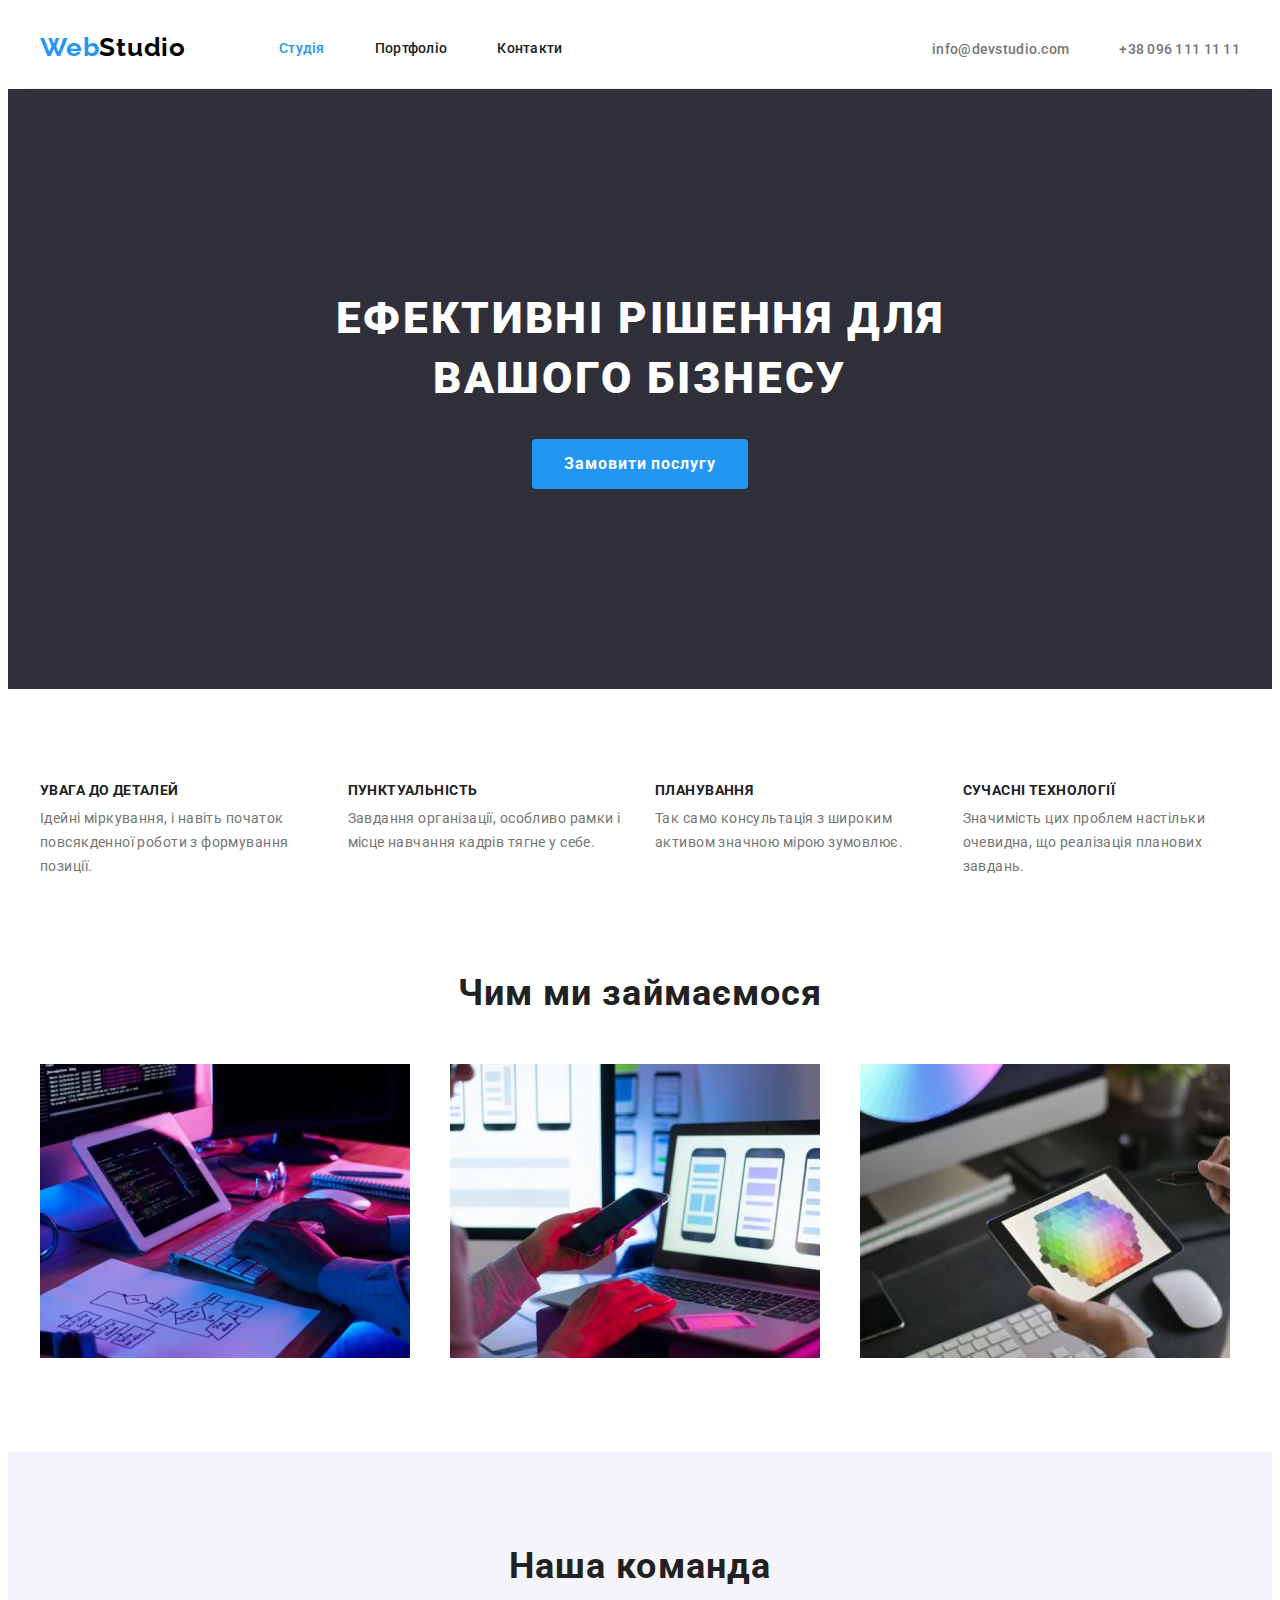
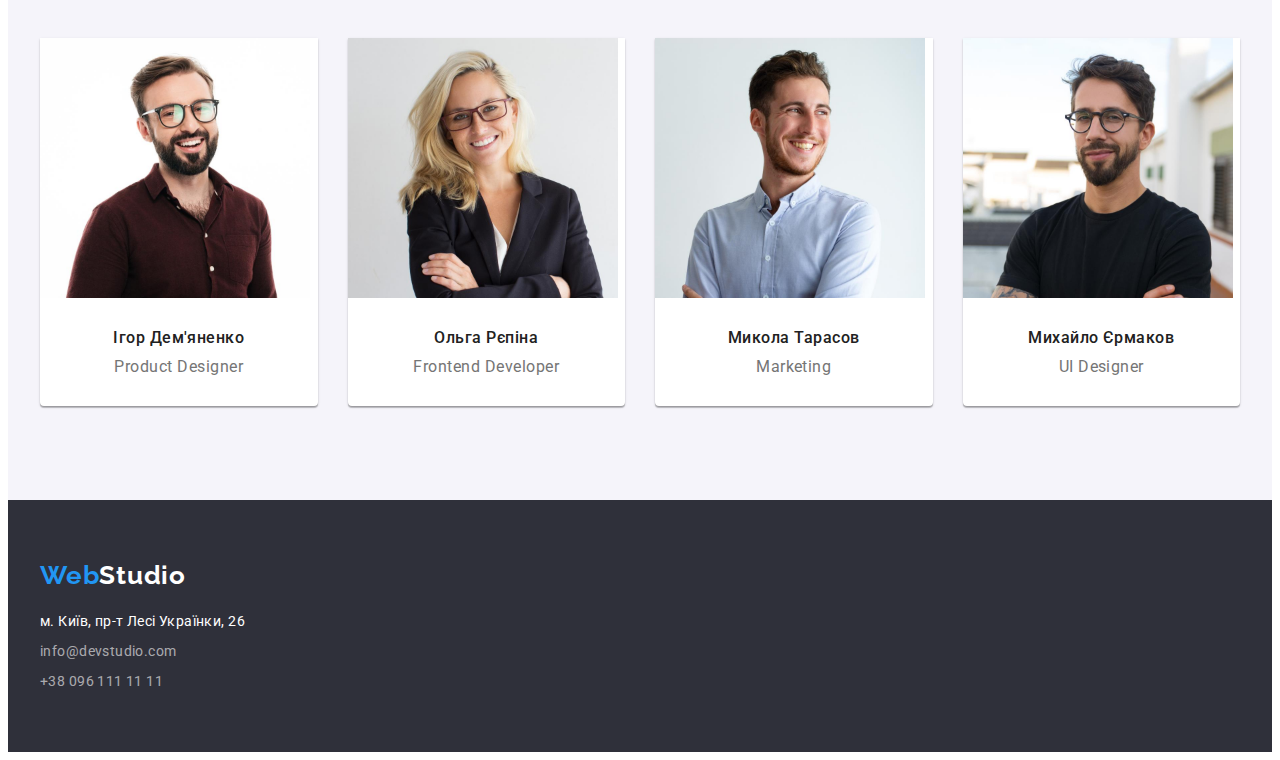
<file: index.html>
<!DOCTYPE html>
<html lang="uk">
  <head>
    <meta charset="UTF-8" />
    <meta http-equiv="X-UA-Compatible" content="IE=edge" />
    <meta name="viewport" content="width=device-width, initial-scale=1.0" />
    <title>Студія</title>
    <link rel="preconnect" href="https://fonts.googleapis.com" />
    <link rel="preconnect" href="https://fonts.gstatic.com" crossorigin />
    <link
      href="https://fonts.googleapis.com/css2?family=Raleway:wght@700&family=Roboto:wght@400;500;700;900&display=swap"
      rel="stylesheet"
    />
    <link
      rel="stylesheet"
      href="https://cdnjs.cloudflare.com/ajax/libs/modern-normalize/1.1.0/modern-normalize.min.css"
      integrity="sha512-wpPYUAdjBVSE4KJnH1VR1HeZfpl1ub8YT/NKx4PuQ5NmX2tKuGu6U/JRp5y+Y8XG2tV+wKQpNHVUX03MfMFn9Q=="
      crossorigin="anonymous"
      referrerpolicy="no-referrer"
    />
    <link rel="stylesheet" href="./css/styles.css" />
  </head>
  <body class="body">
    <!-- Header-->
    <header class="header">
      <div class="container container-header">
        <nav>
          <!--Logo-->
          <a href="./index.html" class="links-general header-logo-link"
            ><span class="logo-text-accent">Web</span>Studio</a
          >
          <!--Browser-->
          <ul class="content-list-general">
            <li>
              <a
                href="./index.html"
                class="links-general links-selection header-nav-link selected-link"
                >Студія</a
              >
            </li>
            <li>
              <a
                href="./portfolio.html"
                class="links-general links-selection header-nav-link"
                >Портфоліо</a
              >
            </li>
            <li>
              <a href="#" class="links-general links-selection header-nav-link"
                >Контакти</a
              >
            </li>
          </ul>
        </nav>
        <!--Contact links-->
        <ul class="content-list-general">
          <li>
            <a
              href="mailto:info@devstudio.com"
              class="links-general links-selection header-adress-link"
              >info@devstudio.com</a
            >
          </li>
          <li>
            <a
              href="tel:++380961111111"
              class="links-general links-selection header-adress-link"
              >+38 096 111 11 11</a
            >
          </li>
        </ul>
      </div>
    </header>
    <!-- Main content-->
    <main class="main-content">
      <!--Hero section-->
      <section class="hero-section">
        <div class="hero-container">
          <h1 class="hero-header">Ефективні рішення для вашого бізнесу</h1>
          <button type="button" class="btn-general hero-btn">
            Замовити послугу
          </button>
        </div>
      </section>
      <!--Priorities-->
      <section class="section">
        <div class="container">
          <h2 hidden class="section-header">Пріорітети компанії</h2>
          <ul class="content-list-general priorities-list">
            <li class="priorities-list-item">
              <h3>Увага до деталей</h3>
              <p>
                Ідейні міркування, і навіть початок повсякденної роботи з
                формування позиції.
              </p>
            </li>
            <li class="priorities-list-item">
              <h3>Пунктуальність</h3>
              <p>
                Завдання організації, особливо рамки і місце навчання кадрів
                тягне у себе.
              </p>
            </li>
            <li class="priorities-list-item">
              <h3>Планування</h3>
              <p>
                Так само консультація з широким активом значною мірою зумовлює.
              </p>
            </li>
            <li class="priorities-list-item">
              <h3>Сучасні технології</h3>
              <p>
                Значимість цих проблем настільки очевидна, що реалізація
                планових завдань.
              </p>
            </li>
          </ul>
        </div>
      </section>
      <!--Projects-->
      <section class="projects section">
        <div class="container">
          <h2 class="section-header">Чим ми займаємося</h2>
          <ul class="content-list-general projects-list">
            <li class="projects-list-item">
              <img
                src="./images/box-1.jpg"
                alt="Людина пише програмний код"
                width="370"
                class="image-display"
              />
            </li>
            <li class="projects-list-item">
              <img
                src="./images/box-2.jpg"
                alt="Людина розробляє мобільний додаток"
                width="370"
                class="image-display"
              />
            </li>
            <li class="projects-list-item">
              <img
                src="./images/box-3.jpg"
                alt="Людина обирає колір для дизайну"
                width="370"
                class="image-display"
              />
            </li>
          </ul>
        </div>
      </section>
      <!--Staff-->
      <section class="staff section">
        <div class="container">
          <h2 class="section-header">Наша команда</h2>
          <ul class="content-list-general staff-list">
            <li class="staff-list-item">
              <img
                src="./images/igor-demyanenko.jpg"
                alt="Фото Ігоря Дем'яненка"
                width="270"
                class="image-display"
              />
              <div class="staf-member-descr">
                <h3>Ігор Дем'яненко</h3>
                <p>Product Designer</p>
              </div>
            </li>
            <li class="staff-list-item">
              <img
                src="./images/olga-repina.jpg"
                alt="Фото Ольги Рєпіної"
                width="270"
                class="image-display"
              />
              <div class="staf-member-descr">
                <h3>Ольга Рєпіна</h3>
                <p>Frontend Developer</p>
              </div>
            </li>
            <li class="staff-list-item">
              <img
                src="./images/mykola-tarasov.jpg"
                alt="Фото Миколи Тарасова"
                width="270"
                class="image-display"
              />
              <div class="staf-member-descr">
                <h3>Микола Тарасов</h3>
                <p>Marketing</p>
              </div>
            </li>
            <li class="staff-list-item">
              <img
                src="./images/myhailo-yermakov.jpg"
                alt="Фото Михайла Єрмакова"
                width="270"
                class="image-display"
              />
              <div class="staf-member-descr">
                <h3>Михайло Єрмаков</h3>
                <p>UI Designer</p>
              </div>
            </li>
          </ul>
        </div>
      </section>
    </main>
    <!--Footer-->
    <footer class="footer">
      <div class="container">
        <!--Logo-->
        <a href="./index.html" class="links-general footer-logo-text"
          ><span class="logo-text-accent">Web</span>Studio</a
        >
        <!--Footer info-->
        <address>
          <ul class="content-list-general footer-content-list">
            <li>
              <a
                href="https://goo.gl/maps/vt1rgCMrE2ZLCeFa9"
                target="_blank"
                rel="noopener noreferrer nofollow"
                class="links-general links-selection footer-adress-link"
                >м. Київ, пр-т Лесі Українки, 26</a
              >
            </li>
            <li>
              <a
                href="mailto:info@devstudio.com"
                class="links-general links-selection footer-contacts-link"
                >info@devstudio.com</a
              >
            </li>
            <li>
              <a
                href="tel:++380961111111"
                class="links-general links-selection footer-contacts-link"
                >+38 096 111 11 11</a
              >
            </li>
          </ul>
        </address>
      </div>
    </footer>
  </body>
</html>
</file>
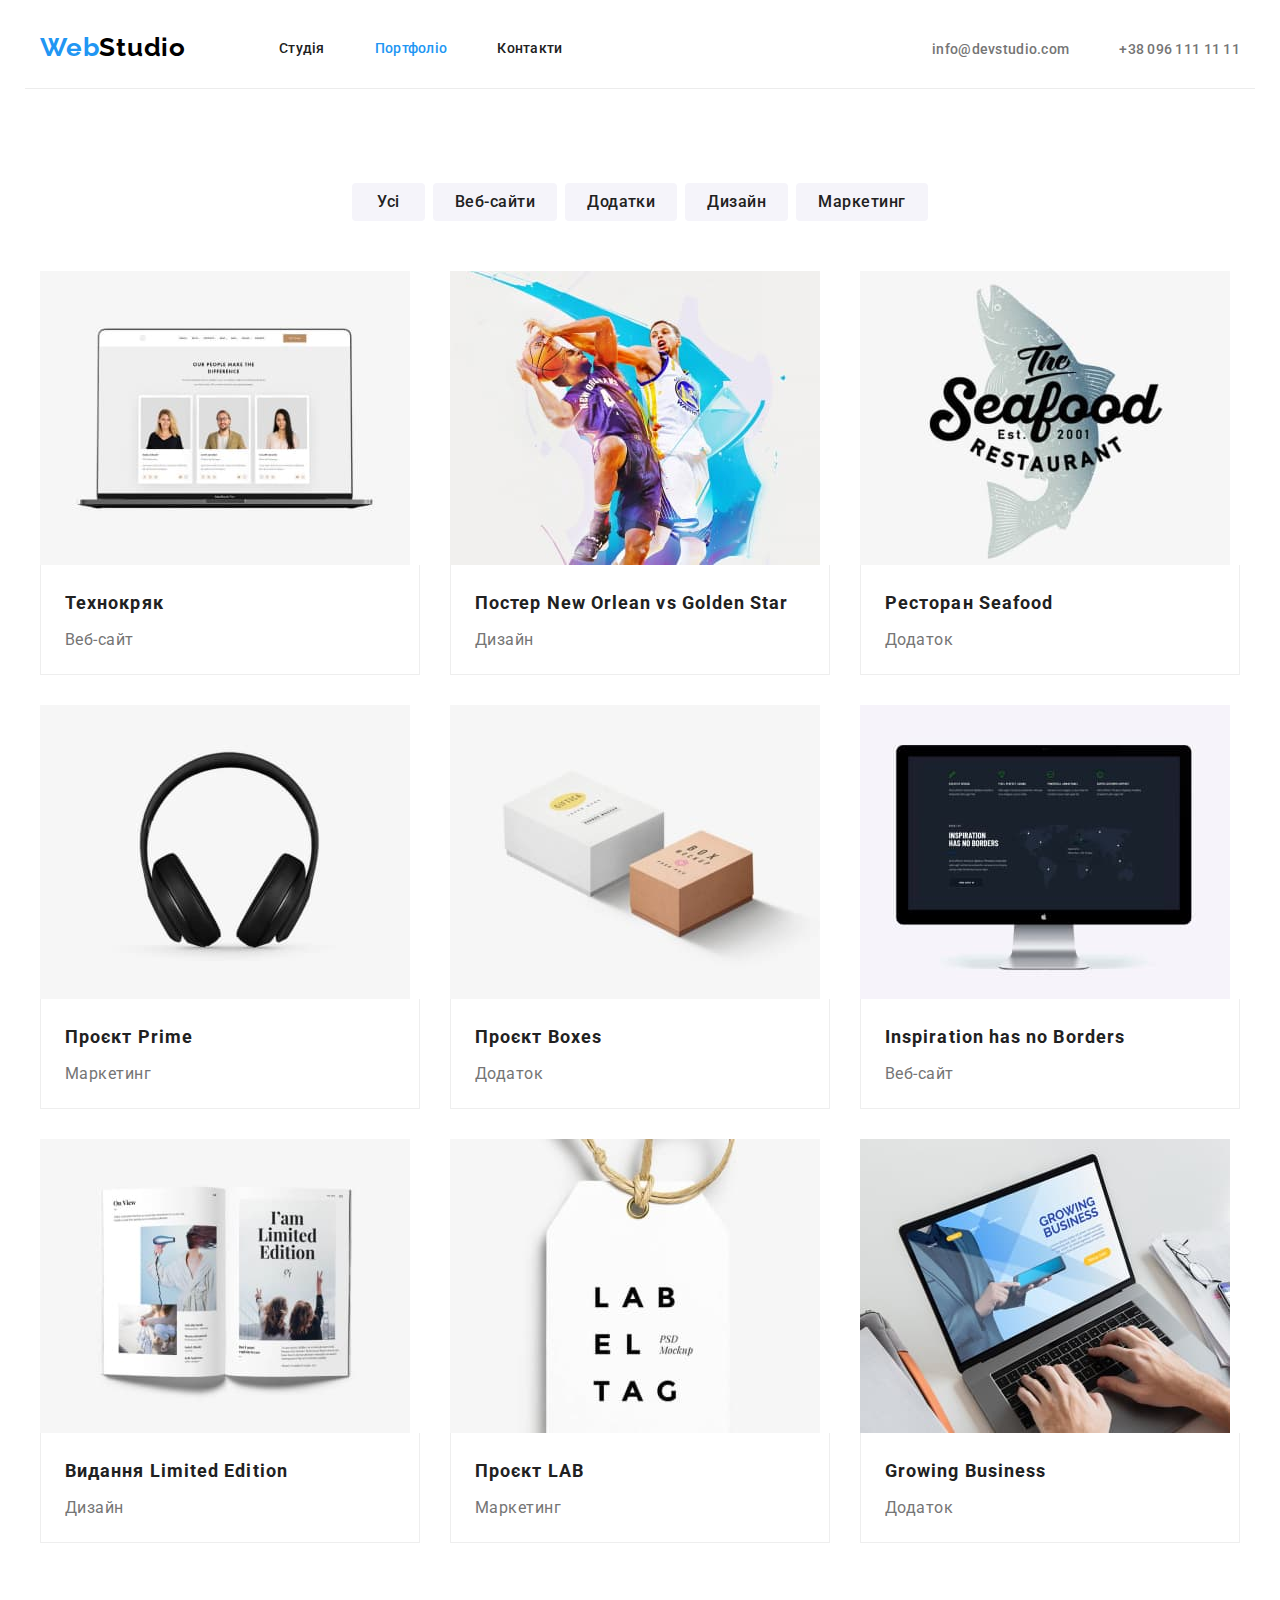
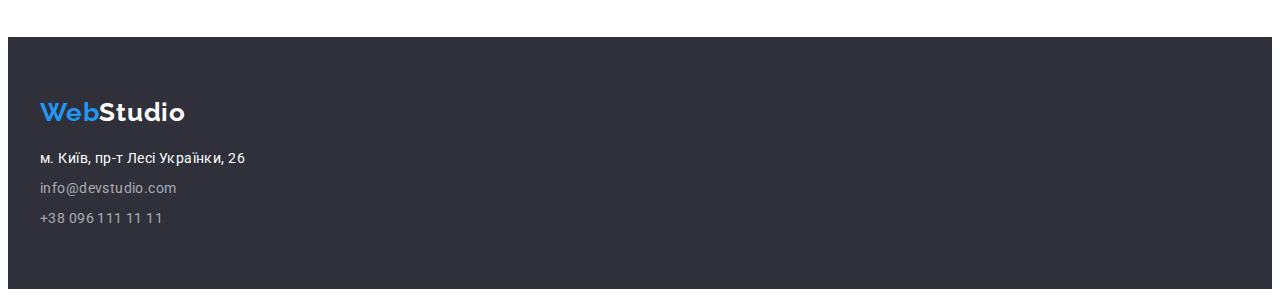
<file: portfolio.html>
<!DOCTYPE html>
<html lang="uk">
  <head>
    <meta charset="UTF-8" />
    <meta http-equiv="X-UA-Compatible" content="IE=edge" />
    <meta name="viewport" content="width=device-width, initial-scale=1.0" />
    <title>Портфоліо</title>
    <link rel="preconnect" href="https://fonts.googleapis.com" />
    <link rel="preconnect" href="https://fonts.gstatic.com" crossorigin />
    <link href="https://fonts.googleapis.com/css2?family=Raleway:wght@700&family=Roboto:wght@400;500;700;900&display=swap" rel="stylesheet" />
    <link
      rel="stylesheet"
      href="https://cdnjs.cloudflare.com/ajax/libs/modern-normalize/1.1.0/modern-normalize.min.css"
      integrity="sha512-wpPYUAdjBVSE4KJnH1VR1HeZfpl1ub8YT/NKx4PuQ5NmX2tKuGu6U/JRp5y+Y8XG2tV+wKQpNHVUX03MfMFn9Q=="
      crossorigin="anonymous"
      referrerpolicy="no-referrer"
    />
    <link rel="stylesheet" href="./css/styles.css" />
  </head>
  <body>
    <!-- Header-->
    <header class="header">
      <div class="container container-header">
        <nav>
          <!--Logo-->
          <a href="./index.html" class="links-general header-logo-link"><span class="logo-text-accent">Web</span>Studio</a>
          <!--Browser-->
          <ul class="content-list-general">
            <li><a href="./index.html" class="links-general links-selection header-nav-link">Студія</a></li>
            <li><a href="./portfolio.html" class="links-general links-selection header-nav-link selected-link">Портфоліо</a></li>
            <li><a href="#" class="links-general links-selection header-nav-link">Контакти</a></li>
          </ul>
        </nav>
        <!--Contact links-->
        <ul class="content-list-general">
          <li><a href="mailto:info@devstudio.com" class="links-general links-selection header-adress-link">info@devstudio.com</a></li>
          <li><a href="tel:++380961111111" class="links-general links-selection header-adress-link">+38 096 111 11 11</a></li>
        </ul>
      </div>
    </header>
    <!-- Main content-->
    <main class="main-content">
      <!--Content section-->
      <section class="section">
        <div class="container">
          <h1 hidden>Наші проєкти</h1>
          <!-- Content filter -->
          <ul class="content-list-general portfolio-filter-list">
            <li class="portfolio-filter-list-item">
              <button type="button" class="btn-general portfolio-filter-btn portfolio-filter-btn-1">Усі</button>
            </li>
            <li class="portfolio-filter-list-item"><button type="button" class="btn-general portfolio-filter-btn">Веб-сайти</button></li>
            <li class="portfolio-filter-list-item"><button type="button" class="btn-general portfolio-filter-btn">Додатки</button></li>
            <li class="portfolio-filter-list-item"><button type="button" class="btn-general portfolio-filter-btn">Дизайн</button></li>
            <li class="portfolio-filter-list-item"><button type="button" class="btn-general portfolio-filter-btn">Маркетинг</button></li>
          </ul>
          <!-- Projects display -->
          <ul class="content-list-general portfolio-list">
            <!-- Технокряк -->
            <li class="portfolio-list-item">
              <a href="#" class="links-general">
                <img src="./images/technokryak.jpg" alt="Ноутбук з відкритою сторінкою сайту" width="370" height="294" class="image-display" />
                <div>
                  <h2>Технокряк</h2>
                  <p>Веб-сайт</p>
                </div>
              </a>
            </li>
            <!-- Постер New Orlean vs Golden Star -->
            <li class="portfolio-list-item">
              <a href="#" class="links-general">
                <img
                  src="./images/new-orlean-vs-golden-star.jpg"
                  alt="Постер із зображенням двох баскетболістів"
                  width="370"
                  height="294"
                  class="image-display"
                />
                <div>
                  <h2>Постер New Orlean vs Golden Star</h2>
                  <p>Дизайн</p>
                </div>
              </a>
            </li>
            <!-- Ресторан Seafood -->
            <li class="portfolio-list-item">
              <a href="#" class="links-general">
                <img src="./images/seafood-resto.jpg" alt="Логотип ресторану морепродуктів" width="370" height="294" class="image-display" />
                <div>
                  <h2>Ресторан Seafood</h2>
                  <p>Додаток</p>
                </div>
              </a>
            </li>
            <!-- Проєкт Prime -->
            <li class="portfolio-list-item">
              <a href="#" class="links-general">
                <img src="./images/prime-project.jpg" alt="Ілюстраційне фото навушників" width="370" height="294" class="image-display" />
                <div>
                  <h2>Проєкт Prime</h2>
                  <p>Маркетинг</p>
                </div>
              </a>
            </li>
            <!-- Проєкт Boxes -->
            <li class="portfolio-list-item">
              <a href="#" class="links-general">
                <img src="./images/boxes-projects.jpg" alt="Коробки із рекламним маркуванням" width="370" height="294" class="image-display" />
                <div>
                  <h2>Проєкт Boxes</h2>
                  <p>Додаток</p>
                </div>
              </a>
            </li>
            <!-- Inspiration has no Borders -->
            <li class="portfolio-list-item">
              <a href="#" class="links-general">
                <img
                  src="./images/inspiration-has-no-borders.jpg"
                  alt="Монітор із відкритою сторінкою сайту"
                  width="370"
                  height="294"
                  class="image-display"
                />
                <div>
                  <h2>Inspiration has no Borders</h2>
                  <p>Веб-сайт</p>
                </div>
              </a>
            </li>
            <!-- Видання Limited Edition -->
            <li class="portfolio-list-item">
              <a href="#" class="links-general">
                <img src="./images/limited-edition-journal.jpg" alt="Розгорнутий журнал" width="370" height="294" class="image-display" />
                <div>
                  <h2>Видання Limited Edition</h2>
                  <p>Дизайн</p>
                </div>
              </a>
            </li>
            <!-- Проєкт LAB -->
            <li class="portfolio-list-item">
              <a href="#" class="links-general">
                <img src="./images/lab-project.jpg" alt="Бірка із дизайном бренду" width="370" height="294" class="image-display" />
                <div>
                  <h2>Проєкт LAB</h2>
                  <p>Маркетинг</p>
                </div>
              </a>
            </li>
            <!-- Growing Business -->
            <li class="portfolio-list-item">
              <a href="#" class="links-general">
                <img src="./images/growing-business-app.jpg" alt="Людина працює за ноутбуком" width="370" height="294" class="image-display" />
                <div>
                  <h2>Growing Business</h2>
                  <p>Додаток</p>
                </div>
              </a>
            </li>
          </ul>
        </div>
      </section>
    </main>
    <!--Footer-->
    <footer class="footer">
      <div class="container">
        <!--Logo-->
        <a href="./index.html" class="links-general footer-logo-text"><span class="logo-text-accent">Web</span>Studio</a>
        <!--Footer info-->
        <address>
          <ul class="content-list-general footer-content-list">
            <li>
              <a
                href="https://goo.gl/maps/vt1rgCMrE2ZLCeFa9"
                target="_blank"
                rel="noopener noreferrer nofollow"
                class="links-general links-selection footer-adress-link"
                >м. Київ, пр-т Лесі Українки, 26</a
              >
            </li>
            <li><a href="mailto:info@devstudio.com" class="links-general links-selection footer-contacts-link">info@devstudio.com</a></li>
            <li><a href="tel:++380961111111" class="links-general links-selection footer-contacts-link">+38 096 111 11 11</a></li>
          </ul>
        </address>
      </div>
    </footer>
  </body>
</html>
</file>
<file: css/styles.css>
/* Colors palette:

TEXT: 
txt-logo-black: #000000 
txt-logo-white:  #FFFFFF
txt-accent-blue: #2196F3

txt-hero-header: #FFFFFF

txt-headers: #212121
txt-paragraphs:  #757575

txt-btn-unactive: #212121
txt-btn-active: #FFFFFF

txt-header-link: #757575
txt-adress-link: #FFFFFF
txt-adress-link-transparent: rgba(255, 255, 255, 0.6);

ELEMENTS:
background-header: #FFFFFF
background-footer: #2F303A
background-main: ##F5F5F5
background-staff: #F5F4FA

color-divider-line: #ECECEC
color-gallery-item-border: #EEEEEE

background-btn-unactive: #F5F4FA
background-btn-active: #2196F3
 */

:root {
  --txt-logo-black: #000000;
  --white: #ffffff;
  --accent-blue: #2196f3;
  --txt-main: #212121;
  --txt-paragraph-grey: #757575;
  --txt-adress-link-transparent: rgba(255, 255, 255, 0.6);
  --bg-footer: #2f303a;
  --bg-main: #f5f5f5;
  --light-grey: #f5f4fa;
  --color-divider-line: #ececec;
  --color-gallery-item-border: #eeeeee;
  --bg-btn-active: #188ce8;
}
/* html {
  box-sizing: border-box;
}
*,
*::before,
*::after {
  box-sizing: inherit;
} */
body {
  font-family: "Roboto", sans-serif;
  color: var(--txt-main);
  line-height: 1;
}
h1,
h2,
h3,
h4,
h5,
h6,
p,
ul {
  margin-top: 0;
  margin-bottom: 0;
}
/* Elements' common styles */
.container {
  width: 1200px;
  margin: 0 auto;
  padding: 0 15px;
}
.section {
  padding-top: 94px;
  padding-bottom: 94px;
}
.section-header {
  margin-bottom: 50px;
  font-weight: 700;
  font-size: 36px;
  line-height: 1.16;
  text-align: center;
  letter-spacing: 0.03em;
}
.content-list-general {
  list-style: none;
  padding-left: 0;
}
.btn-general {
  font-family: inherit;
  text-align: center;
  border-radius: 4px;
  color: var(--txt-main);
  background-color: var(--light-grey);
  cursor: pointer;
}
.btn-general:hover,
.btn-general:focus {
  color: var(--white);
  background-color: var(--accent-blue);
}
.links-general {
  color: inherit;
  text-decoration: none;
}
.links-selection:hover,
.links-selection:focus {
  color: var(--accent-blue);
}
.image-display {
  display: block;
}

/* Logo styles */
.header-logo-link {
  display: block;
  padding-top: 24px;
  padding-bottom: 24px;
  margin-right: 93px;
  font-family: "Raleway";
  font-weight: 700;
  font-size: 26px;
  line-height: 1.19;
  letter-spacing: 0.03em;
  color: var(--txt-logo-black);
}
.footer-logo-text {
  display: inline-block;
  margin-bottom: 20px;
  font-family: "Raleway";
  font-weight: 700;
  font-size: 26px;
  line-height: 1.19;
  letter-spacing: 0.03em;
  color: var(--white);
}
.logo-text-accent {
  font-family: "Raleway";
  font-weight: 700;
  font-size: 26px;
  letter-spacing: 0.03em;
  color: var(--accent-blue);
}

/* Header */
.header {
  background-color: var(--white);
}
.container-header {
  display: flex;
  align-items: center;
  border-bottom: 1px solid var(--color-divider-line);
}
.container-header nav,
.container-header ul {
  display: flex;
}
.container-header ul li:not(:last-child) {
  margin-right: 50px;
}
.container-header > ul {
  margin-left: auto;
}
.header-nav-link {
  display: block;
  padding-top: 32px;
  padding-bottom: 32px;
  font-weight: 500;
  font-size: 14px;
  line-height: 1.143;
  letter-spacing: 0.02em;
  color: var(--txt-main);
}
.header-adress-link {
  display: block;
  padding-top: 32px;
  padding-bottom: 31px;
  font-weight: 500;
  font-size: 14px;
  line-height: 1.143;
  letter-spacing: 0.02em;
  color: var(--txt-paragraph-grey);
}
.selected-link {
  color: var(--accent-blue);
}
/* Footer */
.footer {
  padding-top: 60px;
  padding-bottom: 60px;
  background-color: var(--bg-footer);
}
.footer-content-list {
  font-style: normal;
  font-size: 14px;
  line-height: 1.5;
  letter-spacing: 0.03em;
}
.footer-content-list > li:not(:last-child) {
  margin-bottom: 9px;
}
.footer-adress-link {
  color: var(--white);
}
.footer-contacts-link {
  color: var(--txt-adress-link-transparent);
}

/* HOME PAGE */

/* Main content*/

/* Hero */
.hero-section {
  padding-top: 200px;
  padding-bottom: 200px;
  background-color: var(--bg-footer);
  text-align: center;
}
.hero-container {
  width: 696px;
  margin: 0 auto;
}
.hero-header {
  margin-bottom: 30px;
  font-weight: 900;
  font-size: 44px;
  line-height: 1.36;
  letter-spacing: 0.06em;
  text-transform: uppercase;
  color: var(--white);
}
.hero-btn {
  min-width: 216px;
  min-height: 50px;
  border: none;
  padding: 10px 32px;
  background-color: var(--accent-blue);
  font-weight: 700;
  font-size: 16px;
  line-height: 1.88;
  letter-spacing: 0.06em;
  color: var(--white);
}
.hero-btn:hover,
.hero-btn:focus {
  box-shadow: 0px 4px 4px rgba(0, 0, 0, 0.15);
  background-color: var(--bg-btn-active);
}
/* Priorities */
.priorities-list {
  display: flex;
  flex-wrap: wrap;
}
.priorities-list-item {
  width: calc((100% - 90px) / 4);
}
.priorities-list-item + .priorities-list-item {
  margin-left: 30px;
}
.priorities-list-item > h3 {
  margin-bottom: 10px;
  font-weight: 700;
  font-size: 14px;
  letter-spacing: 0.03em;
  text-transform: uppercase;
}
.priorities-list-item p {
  font-size: 14px;
  line-height: 1.71;
  letter-spacing: 0.03em;
  color: var(--txt-paragraph-grey);
}
/* Projects */
.projects {
  padding-top: 0px;
}
.projects-list {
  display: flex;
  flex-wrap: wrap;
}
.projects-list-item {
  width: calc((100% - 60px) / 3);
}
.projects-list-item + .projects-list-item {
  margin-left: 30px;
}
/* Staff */
.staff {
  background-color: var(--light-grey);
}
.staff-list {
  display: flex;
  flex-wrap: wrap;
  text-align: center;
}
.staff-list-item {
  width: calc((100% - 90px) / 4);
  background-color: var(--white);
  box-shadow: 0px 1px 3px rgba(0, 0, 0, 0.12), 0px 1px 1px rgba(0, 0, 0, 0.14),
    0px 2px 1px rgba(0, 0, 0, 0.2);
  border-radius: 0px 0px 4px 4px;
}
.staff-list-item + .staff-list-item {
  margin-left: 30px;
}
.staf-member-descr {
  padding: 30px 15px;
}
.staf-member-descr > h3 {
  margin-bottom: 10px;
  font-weight: 500;
  font-size: 16px;
  line-height: 1.19;
  letter-spacing: 0.03em;
}
.staf-member-descr > p {
  font-size: 16px;
  line-height: 1.19;
  letter-spacing: 0.03em;
  color: var(--txt-paragraph-grey);
}

/* PORTFOLIO PAGE */

/* Portfolio filter buttons */
.portfolio-filter-list {
  margin-bottom: 50px;
  display: flex;
  flex-wrap: wrap;
  justify-content: center;
}
.portfolio-filter-list-item + .portfolio-filter-list-item {
  margin-left: 8px;
}
.portfolio-filter-btn {
  padding: 6px 22px;
  border: none;
  font-weight: 500;
  font-size: 16px;
  line-height: 1.625;
  letter-spacing: 0.03em;
}
.portfolio-filter-btn:hover,
.portfolio-filter-btn:focus {
  background-color: #2196f3;
  box-shadow: 0px 3px 1px rgba(0, 0, 0, 0.1), 0px 1px 2px rgba(0, 0, 0, 0.08),
    0px 2px 2px rgba(0, 0, 0, 0.12);
}
.portfolio-filter-btn-1 {
  padding-left: 25px;
  padding-right: 25px;
}
/* Portfolio main content */

.portfolio-list {
  display: flex;
  flex-wrap: wrap;
}
.portfolio-list-item {
  width: calc((100% - 60px) / 3);
  margin-bottom: 30px;
  margin-right: 30px;
}
.portfolio-list-item:nth-child(3n) {
  margin-right: 0;
}
.portfolio-list-item:nth-last-child(-n + 3) {
  margin-bottom: 0;
}
.portfolio-list-item h2 {
  margin-bottom: 4px;
  font-weight: 700;
  font-size: 18px;
  line-height: 2;
  letter-spacing: 0.06em;
}
.portfolio-list-item p {
  font-size: 16px;
  line-height: 1.88;
  letter-spacing: 0.03em;
  color: var(--txt-paragraph-grey);
}
.portfolio-list-item div {
  padding: 20px 24px 19px 24px;
  background-color: var(--white);
  border-right: 1px solid var(--color-gallery-item-border);
  border-left: 1px solid var(--color-gallery-item-border);
  border-bottom: 1px solid var(--color-gallery-item-border);
}
</file>
